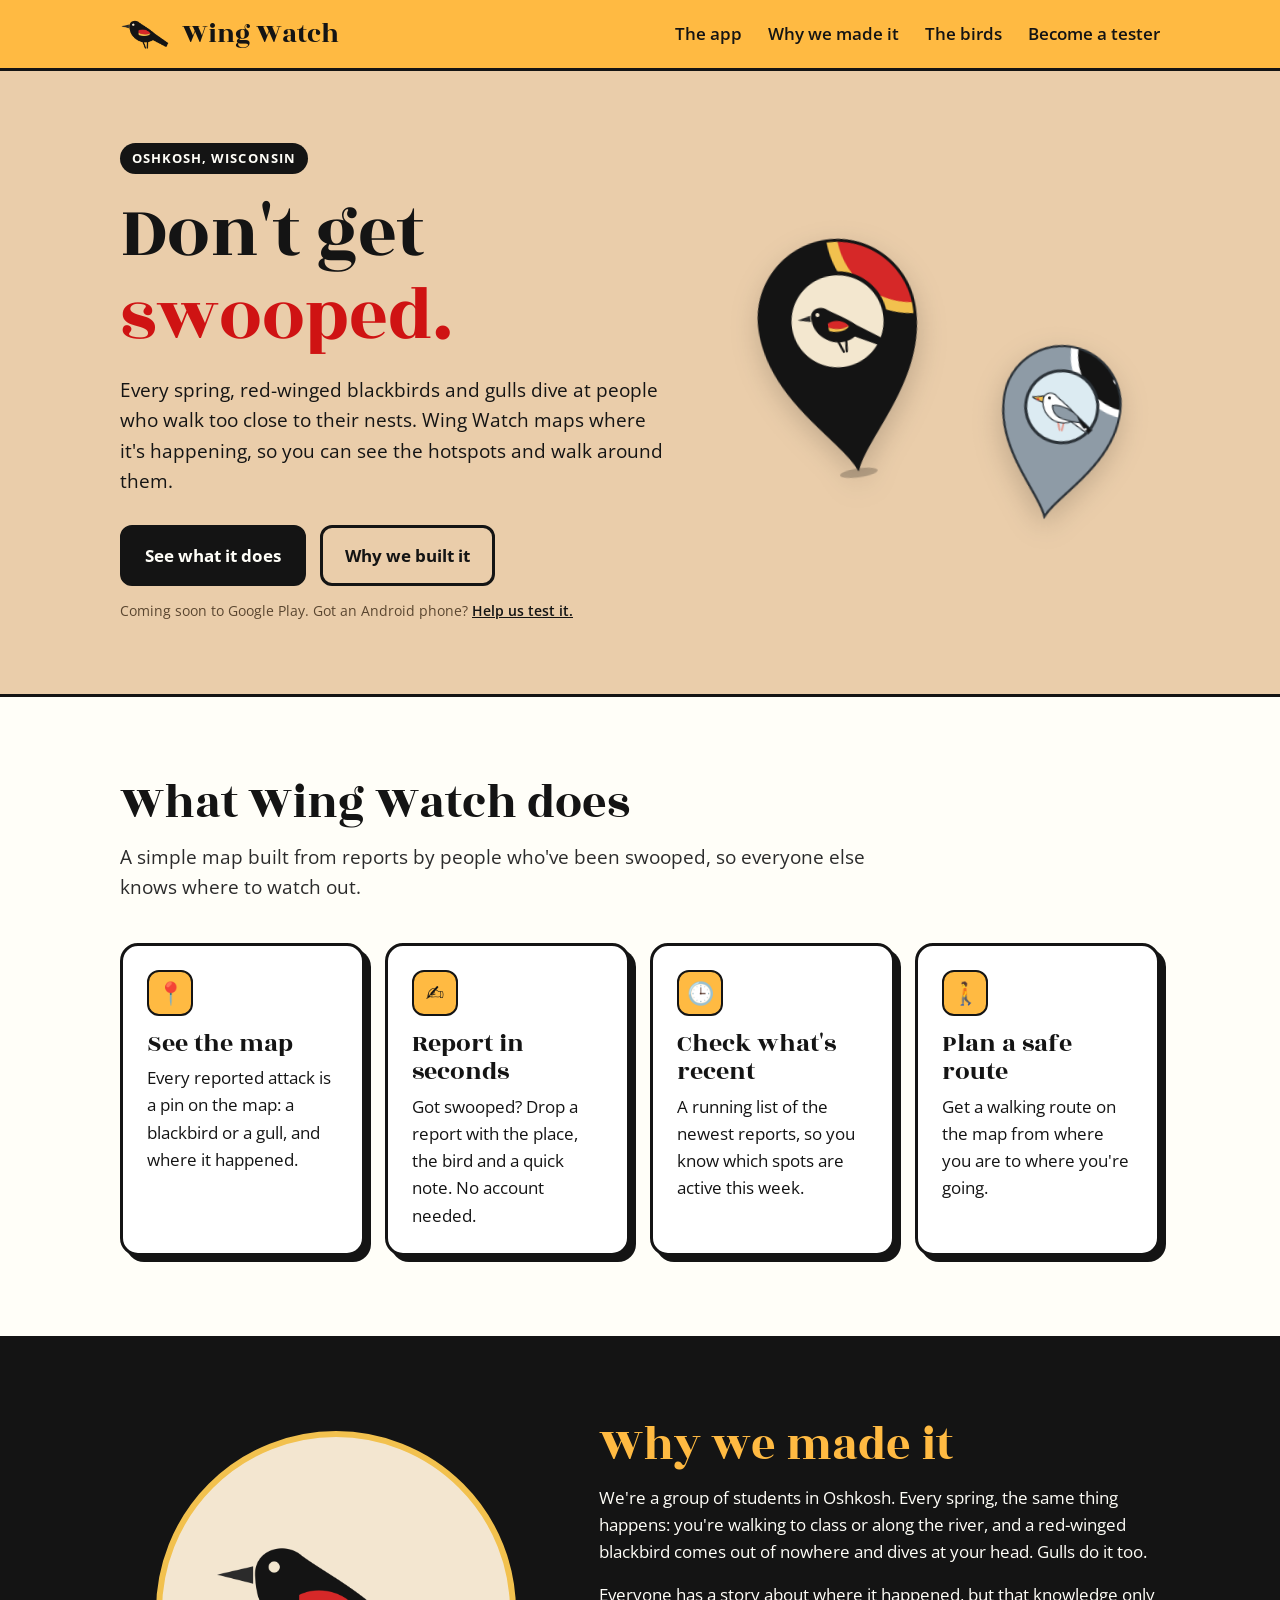
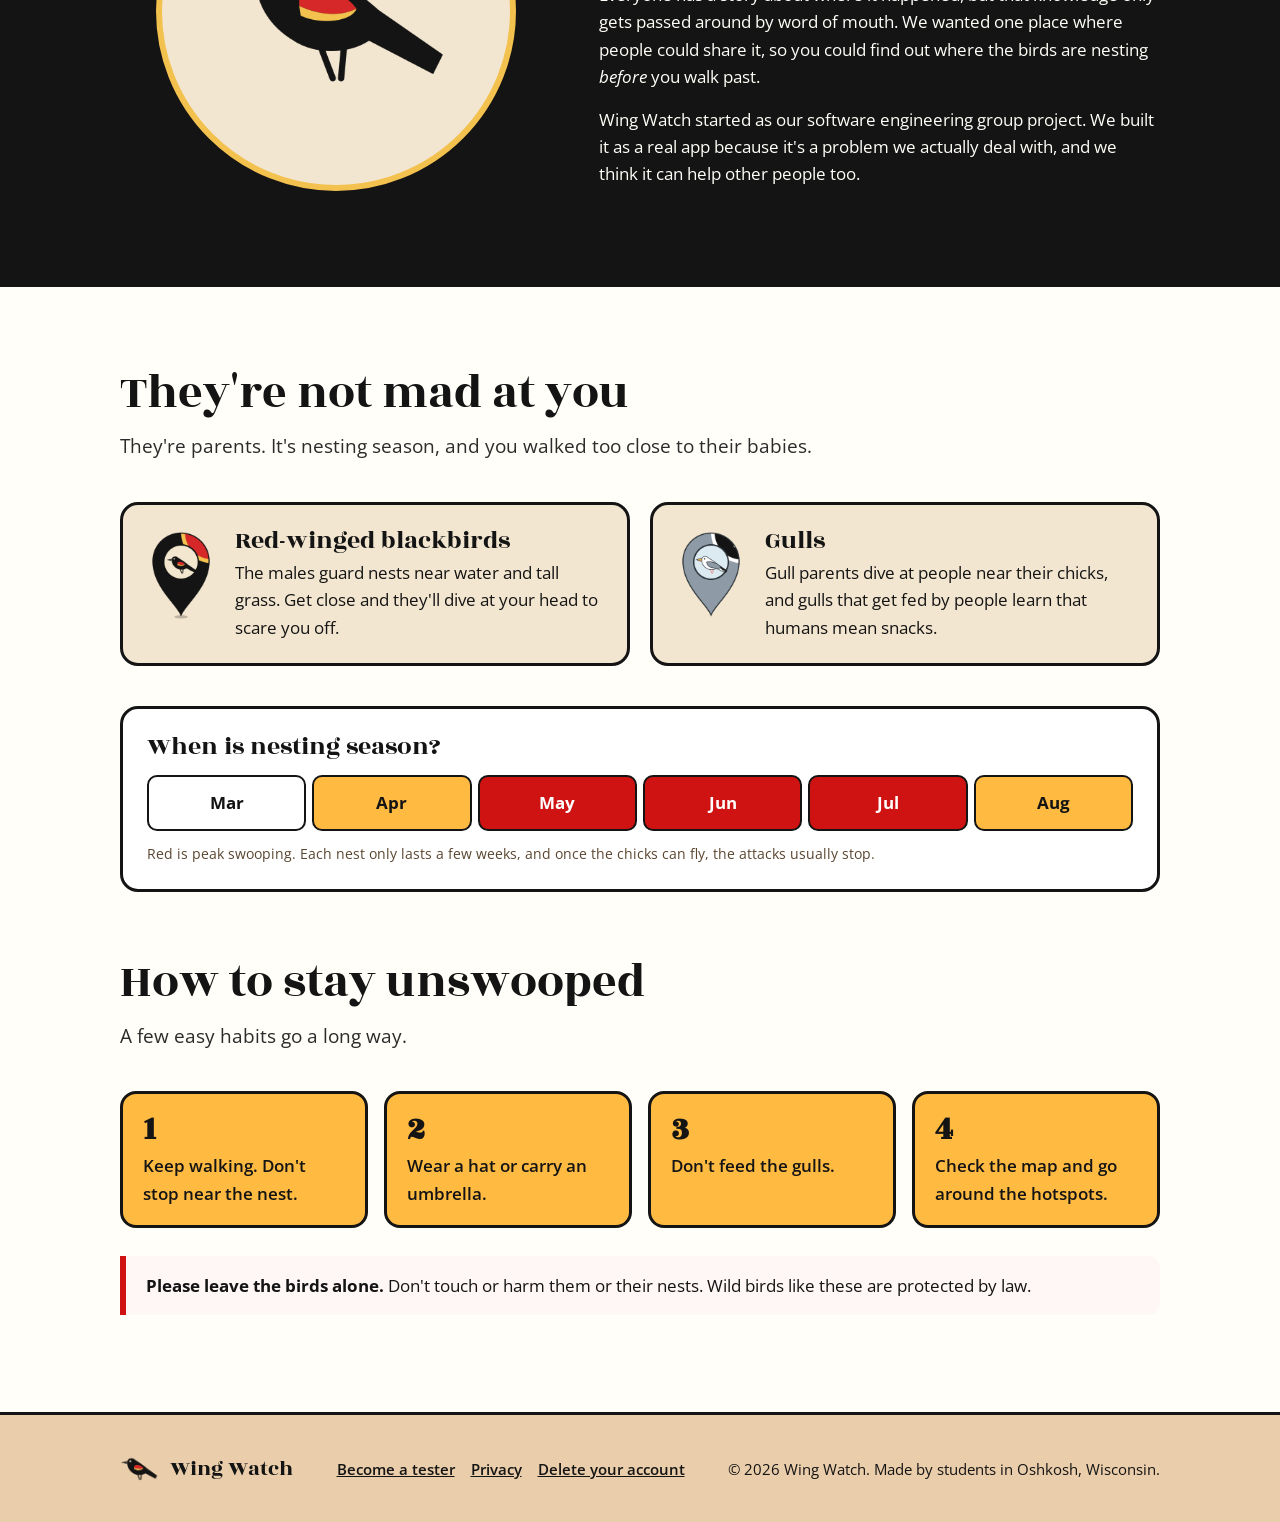
<file: index.html>
<!doctype html>
<html lang="en">
<head>
<meta charset="utf-8">
<meta name="viewport" content="width=device-width, initial-scale=1">
<title>Wing Watch</title>
<meta name="description" content="Wing Watch maps where red-winged blackbirds and gulls are swooping at people around Oshkosh, so you can walk around the hotspots during nesting season.">
<link rel="icon" type="image/png" href="images/redwing_map_pin.png">
<link rel="preconnect" href="https://fonts.googleapis.com">
<link rel="preconnect" href="https://fonts.gstatic.com" crossorigin>
<link href="https://fonts.googleapis.com/css2?family=Open+Sans:wght@400;600;700&family=Rozha+One&display=swap" rel="stylesheet">
<link rel="stylesheet" href="styles.css">
</head>
<body>

<header>
  <div class="wrap">
    <a class="brand" href="#top"><img src="images/header_bird.png" alt=""><span>Wing Watch</span></a>
    <nav>
      <a href="#features">The app</a>
      <a href="#why">Why we made it</a>
      <a href="#birds">The birds</a>
      <a href="testers.html">Become a tester</a>
    </nav>
  </div>
</header>

<main id="top">
  <div class="hero">
    <div class="wrap">
      <div>
        <span class="eyebrow">Oshkosh, Wisconsin</span>
        <h1>Don't get <em>swooped.</em></h1>
        <p>Every spring, red-winged blackbirds and gulls dive at people who walk too close to their nests. Wing Watch maps where it's happening, so you can see the hotspots and walk around them.</p>
        <a class="cta" href="#features">See what it does</a>
        <a class="cta alt" href="#why">Why we built it</a>
        <span class="soon">Coming soon to Google Play. Got an Android phone? <a href="testers.html">Help us test it.</a></span>
      </div>
      <div class="pins" aria-hidden="true">
        <img class="p1" src="images/redwing_map_pin.png" alt="">
        <img class="p2" src="images/seagull_map_pin.png" alt="">
      </div>
    </div>
  </div>

  <section id="features">
    <div class="wrap">
      <h2 class="section-title">What Wing Watch does</h2>
      <p class="lede">A simple map built from reports by people who've been swooped, so everyone else knows where to watch out.</p>
      <div class="features">
        <div class="card">
          <div class="icon" aria-hidden="true">📍</div>
          <h3>See the map</h3>
          <p>Every reported attack is a pin on the map: a blackbird or a gull, and where it happened.</p>
        </div>
        <div class="card">
          <div class="icon" aria-hidden="true">✍️</div>
          <h3>Report in seconds</h3>
          <p>Got swooped? Drop a report with the place, the bird and a quick note. No account needed.</p>
        </div>
        <div class="card">
          <div class="icon" aria-hidden="true">🕒</div>
          <h3>Check what's recent</h3>
          <p>A running list of the newest reports, so you know which spots are active this week.</p>
        </div>
        <div class="card">
          <div class="icon" aria-hidden="true">🚶</div>
          <h3>Plan a safe route</h3>
          <p>Get a walking route on the map from where you are to where you're going.</p>
        </div>
      </div>
    </div>
  </section>

  <section id="why" class="why">
    <div class="wrap">
      <div class="bird-badge"><img src="images/header_bird.png" alt="Wing Watch's red-winged blackbird"></div>
      <div>
        <h2 class="section-title">Why we made it</h2>
        <p>We're a group of students in Oshkosh. Every spring, the same thing happens: you're walking to class or along the river, and a red-winged blackbird comes out of nowhere and dives at your head. Gulls do it too.</p>
        <p>Everyone has a story about where it happened, but that knowledge only gets passed around by word of mouth. We wanted one place where people could share it, so you could find out where the birds are nesting <em>before</em> you walk past.</p>
        <p>Wing Watch started as our software engineering group project. We built it as a real app because it's a problem we actually deal with, and we think it can help other people too.</p>
      </div>
    </div>
  </section>

  <section id="birds">
    <div class="wrap">
      <h2 class="section-title">They're not mad at you</h2>
      <p class="lede">They're parents. It's nesting season, and you walked too close to their babies.</p>
      <div class="birds">
        <div class="bird">
          <img src="images/redwing_map_pin.png" alt="">
          <div>
            <h3>Red-winged blackbirds</h3>
            <p>The males guard nests near water and tall grass. Get close and they'll dive at your head to scare you off.</p>
          </div>
        </div>
        <div class="bird">
          <img src="images/seagull_map_pin.png" alt="">
          <div>
            <h3>Gulls</h3>
            <p>Gull parents dive at people near their chicks, and gulls that get fed by people learn that humans mean snacks.</p>
          </div>
        </div>
      </div>

      <div class="season">
        <h3>When is nesting season?</h3>
        <div class="months">
          <div>Mar</div>
          <div class="mid">Apr</div>
          <div class="peak">May</div>
          <div class="peak">Jun</div>
          <div class="peak">Jul</div>
          <div class="mid">Aug</div>
        </div>
        <small>Red is peak swooping. Each nest only lasts a few weeks, and once the chicks can fly, the attacks usually stop.</small>
      </div>

      <h2 class="section-title" style="margin-top:64px">How to stay unswooped</h2>
      <p class="lede">A few easy habits go a long way.</p>
      <ol class="tips">
        <li>Keep walking. Don't stop near the nest.</li>
        <li>Wear a hat or carry an umbrella.</li>
        <li>Don't feed the gulls.</li>
        <li>Check the map and go around the hotspots.</li>
      </ol>
      <p class="note"><strong>Please leave the birds alone.</strong> Don't touch or harm them or their nests. Wild birds like these are protected by law.</p>
    </div>
  </section>
</main>

<footer>
  <div class="wrap">
    <a class="brand" href="#top"><img src="images/header_bird.png" alt=""><span>Wing Watch</span></a>
    <span class="footer-links"><a href="testers.html">Become a tester</a><a href="privacy.html">Privacy</a><a href="delete-account.html">Delete your account</a></span>
    <span>&copy; 2026 Wing Watch. Made by students in Oshkosh, Wisconsin.</span>
  </div>
</footer>

</body>
</html>
</file>
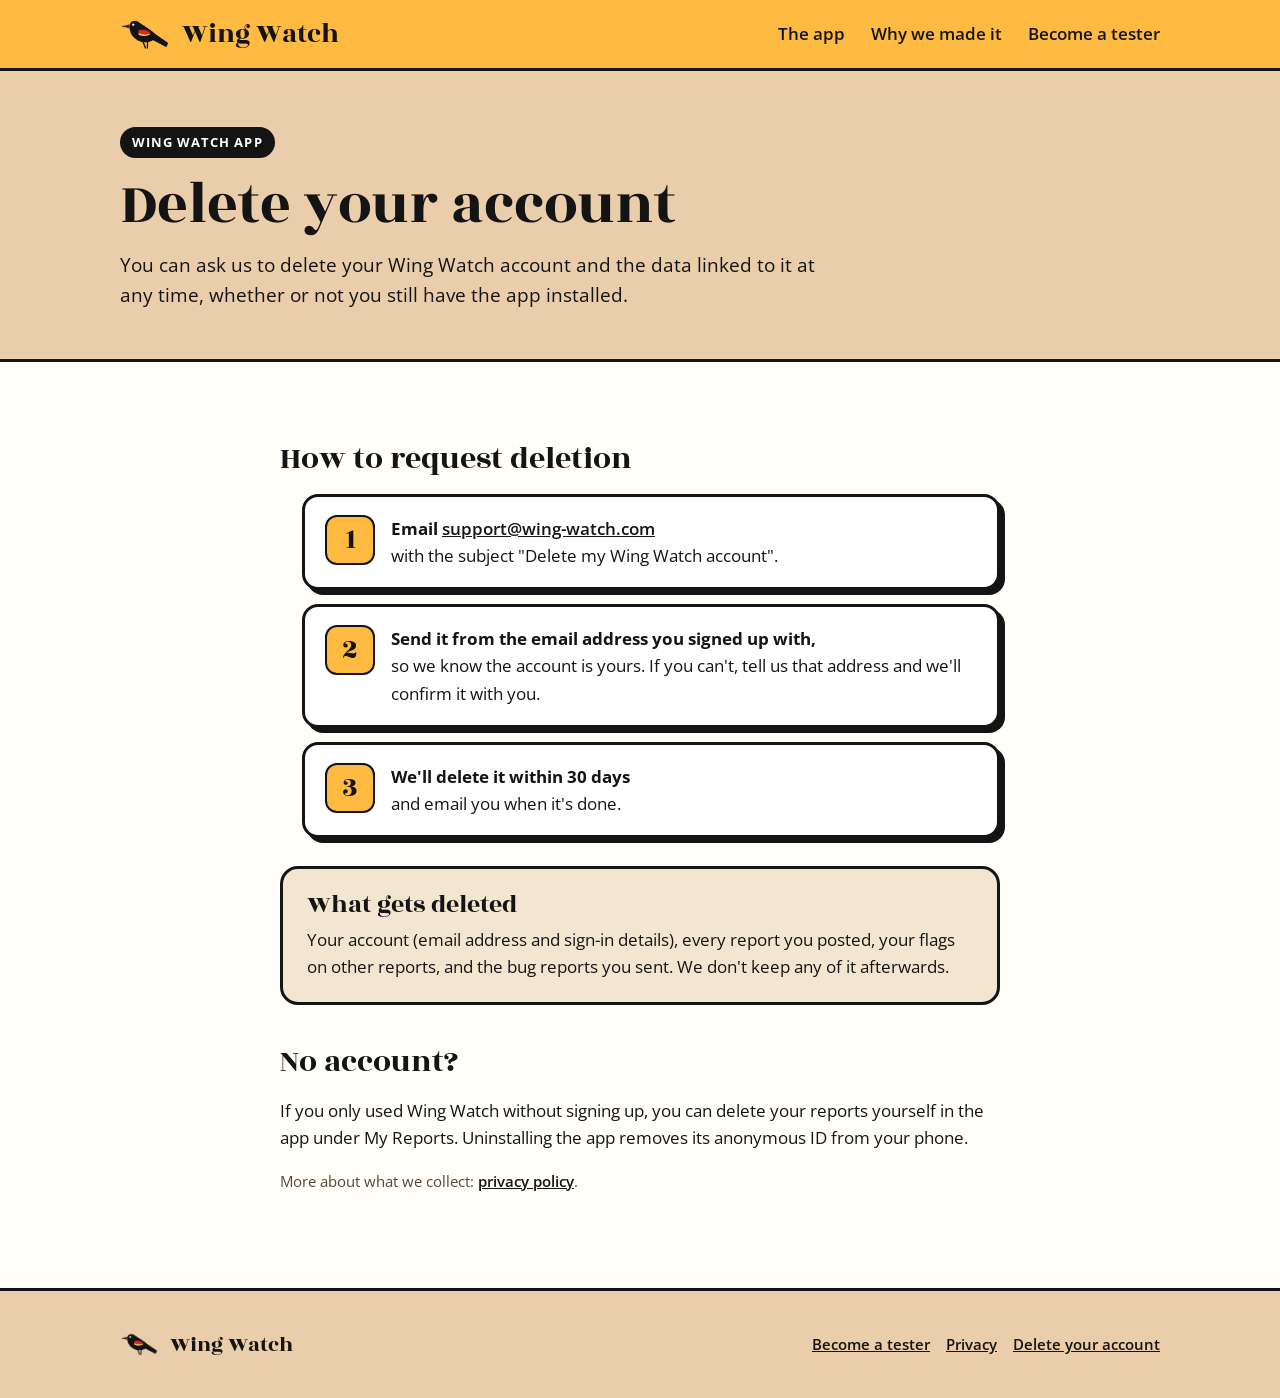
<file: delete-account.html>
<!doctype html>
<html lang="en">
<head>
<meta charset="utf-8">
<meta name="viewport" content="width=device-width, initial-scale=1">
<title>Delete Your Account · Wing Watch</title>
<meta name="description" content="How to delete your Wing Watch account and the data linked to it.">
<link rel="icon" type="image/png" href="images/redwing_map_pin.png">
<link rel="preconnect" href="https://fonts.googleapis.com">
<link rel="preconnect" href="https://fonts.gstatic.com" crossorigin>
<link href="https://fonts.googleapis.com/css2?family=Open+Sans:wght@400;600;700&family=Rozha+One&display=swap" rel="stylesheet">
<link rel="stylesheet" href="styles.css">
</head>
<body>

<header>
  <div class="wrap">
    <a class="brand" href="./"><img src="images/header_bird.png" alt=""><span>Wing Watch</span></a>
    <nav>
      <a href="./#features">The app</a>
      <a href="./#why">Why we made it</a>
      <a href="testers.html">Become a tester</a>
    </nav>
  </div>
</header>

<main>
  <div class="page-hero">
    <div class="wrap">
      <span class="eyebrow">Wing Watch app</span>
      <h1>Delete your account</h1>
      <p>You can ask us to delete your Wing Watch account and the data linked to it at any time, whether or not you still have the app installed.</p>
    </div>
  </div>

  <section>
    <div class="wrap doc">
      <h2>How to request deletion</h2>
      <ol class="steps">
        <li><div><strong>Email <a href="mailto:support@wing-watch.com?subject=Delete%20my%20Wing%20Watch%20account">support@wing-watch.com</a></strong> with the subject "Delete my Wing Watch account".</div></li>
        <li><div><strong>Send it from the email address you signed up with,</strong> so we know the account is yours. If you can't, tell us that address and we'll confirm it with you.</div></li>
        <li><div><strong>We'll delete it within 30 days</strong> and email you when it's done.</div></li>
      </ol>

      <div class="callout">
        <h3>What gets deleted</h3>
        <p>Your account (email address and sign-in details), every report you posted, your flags on other reports, and the bug reports you sent. We don't keep any of it afterwards.</p>
      </div>

      <h2>No account?</h2>
      <p>If you only used Wing Watch without signing up, you can delete your reports yourself in the app under My Reports. Uninstalling the app removes its anonymous ID from your phone.</p>

      <p class="meta">More about what we collect: <a href="privacy.html">privacy policy</a>.</p>
    </div>
  </section>
</main>

<footer>
  <div class="wrap">
    <a class="brand" href="./"><img src="images/header_bird.png" alt=""><span>Wing Watch</span></a>
    <span class="footer-links"><a href="testers.html">Become a tester</a><a href="privacy.html">Privacy</a><a href="delete-account.html">Delete your account</a></span>
  </div>
</footer>

</body>
</html>
</file>
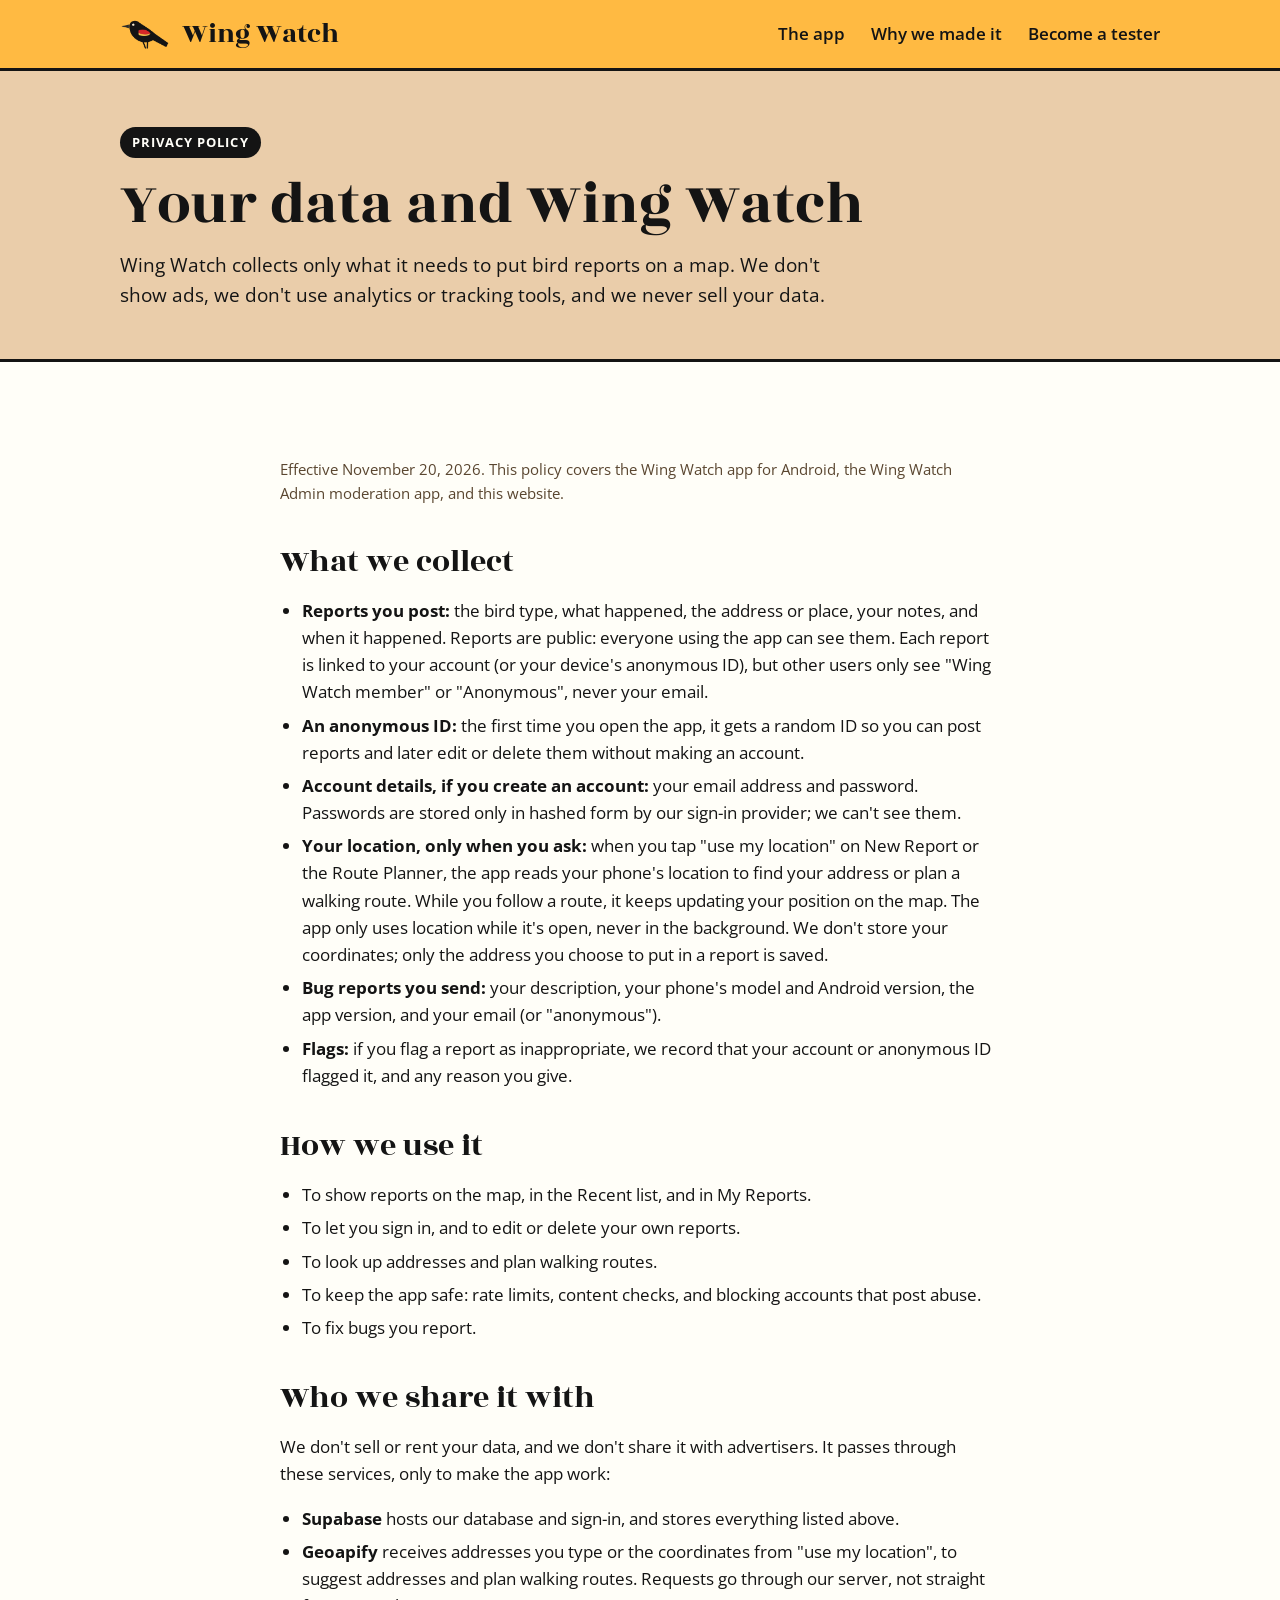
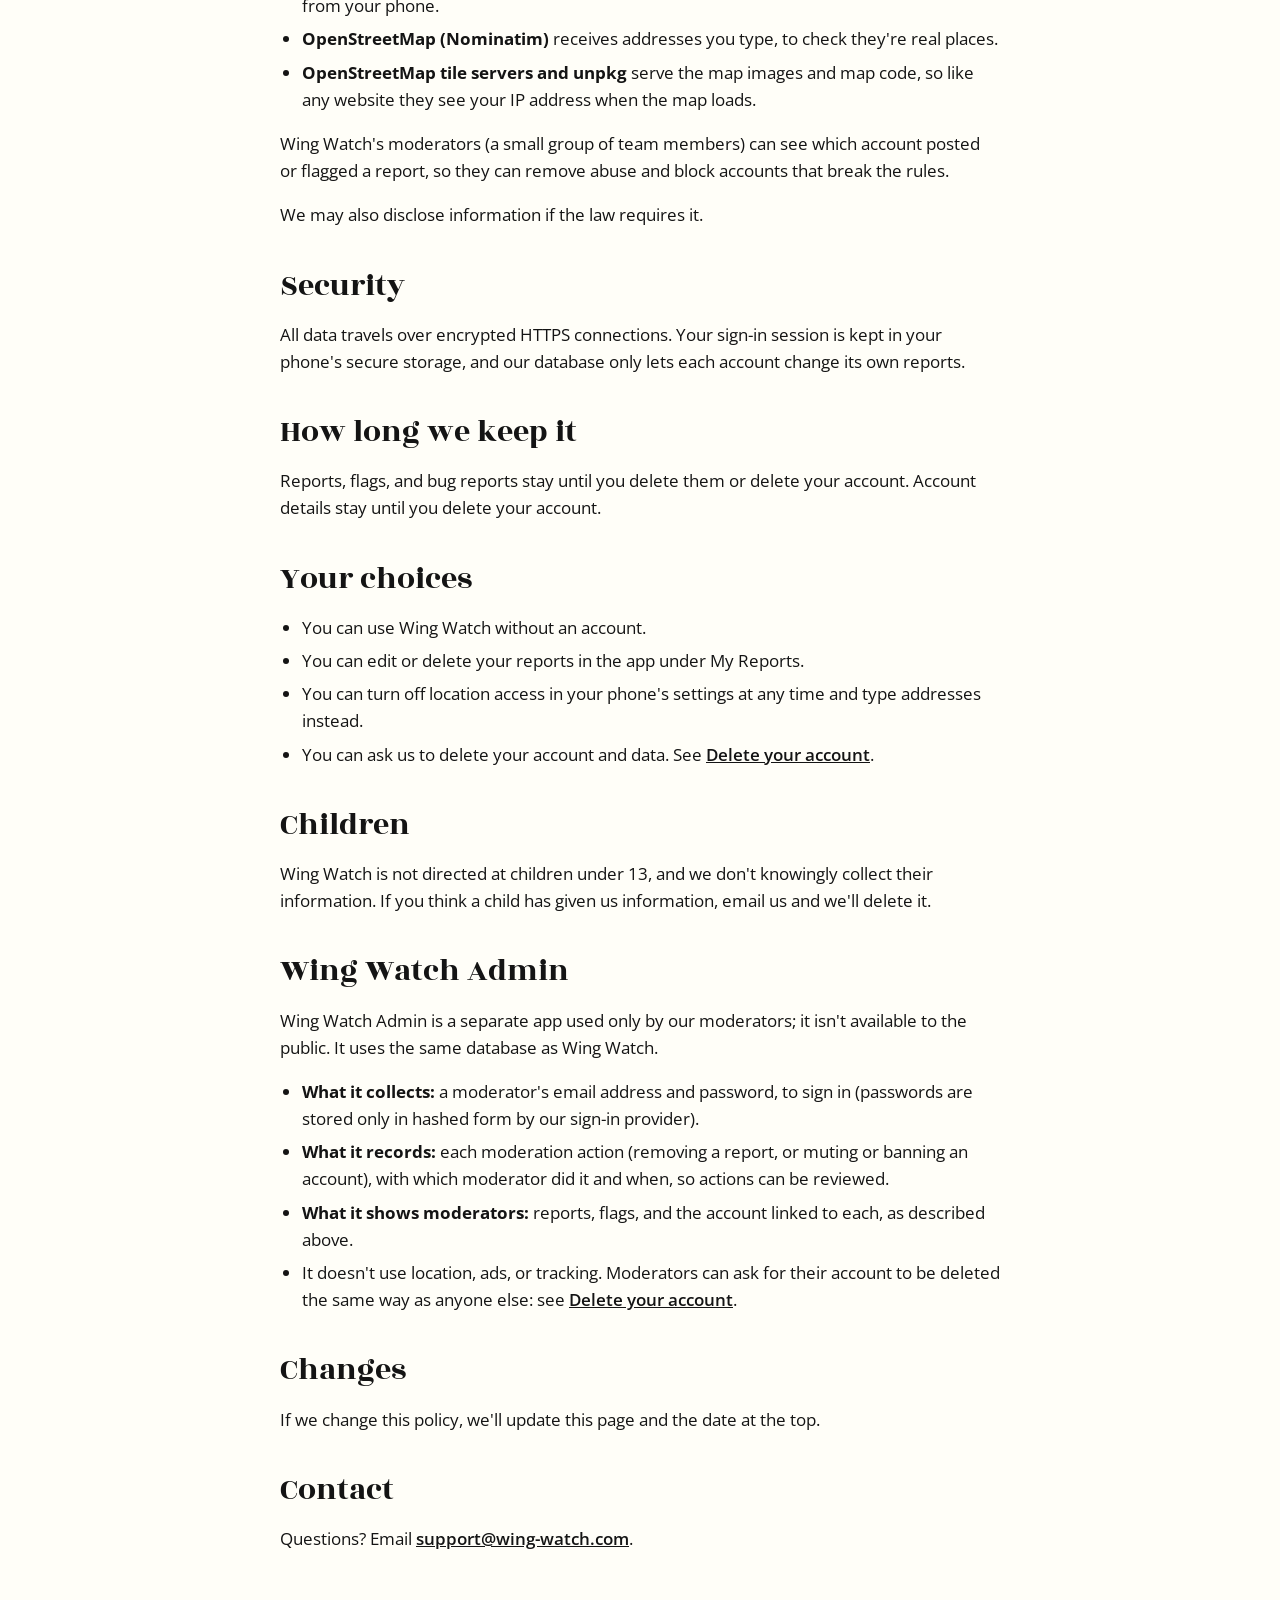
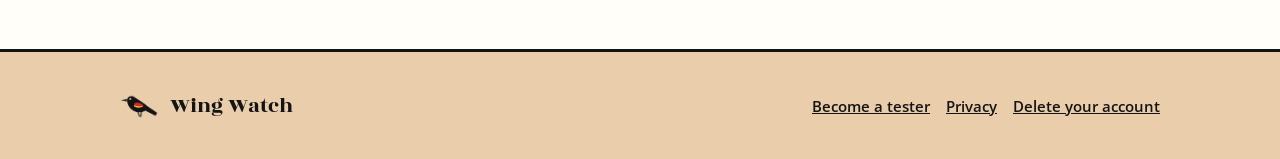
<file: privacy.html>
<!doctype html>
<html lang="en">
<head>
<meta charset="utf-8">
<meta name="viewport" content="width=device-width, initial-scale=1">
<title>Privacy Policy · Wing Watch</title>
<meta name="description" content="What the Wing Watch app collects, why, who it's shared with, and how to delete it.">
<link rel="icon" type="image/png" href="images/redwing_map_pin.png">
<link rel="preconnect" href="https://fonts.googleapis.com">
<link rel="preconnect" href="https://fonts.gstatic.com" crossorigin>
<link href="https://fonts.googleapis.com/css2?family=Open+Sans:wght@400;600;700&family=Rozha+One&display=swap" rel="stylesheet">
<link rel="stylesheet" href="styles.css">
</head>
<body>

<header>
  <div class="wrap">
    <a class="brand" href="./"><img src="images/header_bird.png" alt=""><span>Wing Watch</span></a>
    <nav>
      <a href="./#features">The app</a>
      <a href="./#why">Why we made it</a>
      <a href="testers.html">Become a tester</a>
    </nav>
  </div>
</header>

<main>
  <div class="page-hero">
    <div class="wrap">
      <span class="eyebrow">Privacy policy</span>
      <h1>Your data and Wing Watch</h1>
      <p>Wing Watch collects only what it needs to put bird reports on a map. We don't show ads, we don't use analytics or tracking tools, and we never sell your data.</p>
    </div>
  </div>

  <section>
    <div class="wrap doc">
      <p class="meta">Effective November 20, 2026. This policy covers the Wing Watch app for Android, the Wing Watch Admin moderation app, and this website.</p>

      <h2>What we collect</h2>
      <ul>
        <li><strong>Reports you post:</strong> the bird type, what happened, the address or place, your notes, and when it happened. Reports are public: everyone using the app can see them. Each report is linked to your account (or your device's anonymous ID), but other users only see "Wing Watch member" or "Anonymous", never your email.</li>
        <li><strong>An anonymous ID:</strong> the first time you open the app, it gets a random ID so you can post reports and later edit or delete them without making an account.</li>
        <li><strong>Account details, if you create an account:</strong> your email address and password. Passwords are stored only in hashed form by our sign-in provider; we can't see them.</li>
        <li><strong>Your location, only when you ask:</strong> when you tap "use my location" on New Report or the Route Planner, the app reads your phone's location to find your address or plan a walking route. While you follow a route, it keeps updating your position on the map. The app only uses location while it's open, never in the background. We don't store your coordinates; only the address you choose to put in a report is saved.</li>
        <li><strong>Bug reports you send:</strong> your description, your phone's model and Android version, the app version, and your email (or "anonymous").</li>
        <li><strong>Flags:</strong> if you flag a report as inappropriate, we record that your account or anonymous ID flagged it, and any reason you give.</li>
      </ul>

      <h2>How we use it</h2>
      <ul>
        <li>To show reports on the map, in the Recent list, and in My Reports.</li>
        <li>To let you sign in, and to edit or delete your own reports.</li>
        <li>To look up addresses and plan walking routes.</li>
        <li>To keep the app safe: rate limits, content checks, and blocking accounts that post abuse.</li>
        <li>To fix bugs you report.</li>
      </ul>

      <h2>Who we share it with</h2>
      <p>We don't sell or rent your data, and we don't share it with advertisers. It passes through these services, only to make the app work:</p>
      <ul>
        <li><strong>Supabase</strong> hosts our database and sign-in, and stores everything listed above.</li>
        <li><strong>Geoapify</strong> receives addresses you type or the coordinates from "use my location", to suggest addresses and plan walking routes. Requests go through our server, not straight from your phone.</li>
        <li><strong>OpenStreetMap (Nominatim)</strong> receives addresses you type, to check they're real places.</li>
        <li><strong>OpenStreetMap tile servers and unpkg</strong> serve the map images and map code, so like any website they see your IP address when the map loads.</li>
      </ul>
      <p>Wing Watch's moderators (a small group of team members) can see which account posted or flagged a report, so they can remove abuse and block accounts that break the rules.</p>
      <p>We may also disclose information if the law requires it.</p>

      <h2>Security</h2>
      <p>All data travels over encrypted HTTPS connections. Your sign-in session is kept in your phone's secure storage, and our database only lets each account change its own reports.</p>

      <h2>How long we keep it</h2>
      <p>Reports, flags, and bug reports stay until you delete them or delete your account. Account details stay until you delete your account.</p>

      <h2>Your choices</h2>
      <ul>
        <li>You can use Wing Watch without an account.</li>
        <li>You can edit or delete your reports in the app under My Reports.</li>
        <li>You can turn off location access in your phone's settings at any time and type addresses instead.</li>
        <li>You can ask us to delete your account and data. See <a href="delete-account.html">Delete your account</a>.</li>
      </ul>

      <h2>Children</h2>
      <p>Wing Watch is not directed at children under 13, and we don't knowingly collect their information. If you think a child has given us information, email us and we'll delete it.</p>

      <h2>Wing Watch Admin</h2>
      <p>Wing Watch Admin is a separate app used only by our moderators; it isn't available to the public. It uses the same database as Wing Watch.</p>
      <ul>
        <li><strong>What it collects:</strong> a moderator's email address and password, to sign in (passwords are stored only in hashed form by our sign-in provider).</li>
        <li><strong>What it records:</strong> each moderation action (removing a report, or muting or banning an account), with which moderator did it and when, so actions can be reviewed.</li>
        <li><strong>What it shows moderators:</strong> reports, flags, and the account linked to each, as described above.</li>
        <li>It doesn't use location, ads, or tracking. Moderators can ask for their account to be deleted the same way as anyone else: see <a href="delete-account.html">Delete your account</a>.</li>
      </ul>

      <h2>Changes</h2>
      <p>If we change this policy, we'll update this page and the date at the top.</p>

      <h2>Contact</h2>
      <p>Questions? Email <a href="mailto:support@wing-watch.com">support@wing-watch.com</a>.</p>
    </div>
  </section>
</main>

<footer>
  <div class="wrap">
    <a class="brand" href="./"><img src="images/header_bird.png" alt=""><span>Wing Watch</span></a>
    <span class="footer-links"><a href="testers.html">Become a tester</a><a href="privacy.html">Privacy</a><a href="delete-account.html">Delete your account</a></span>
  </div>
</footer>

</body>
</html>
</file>
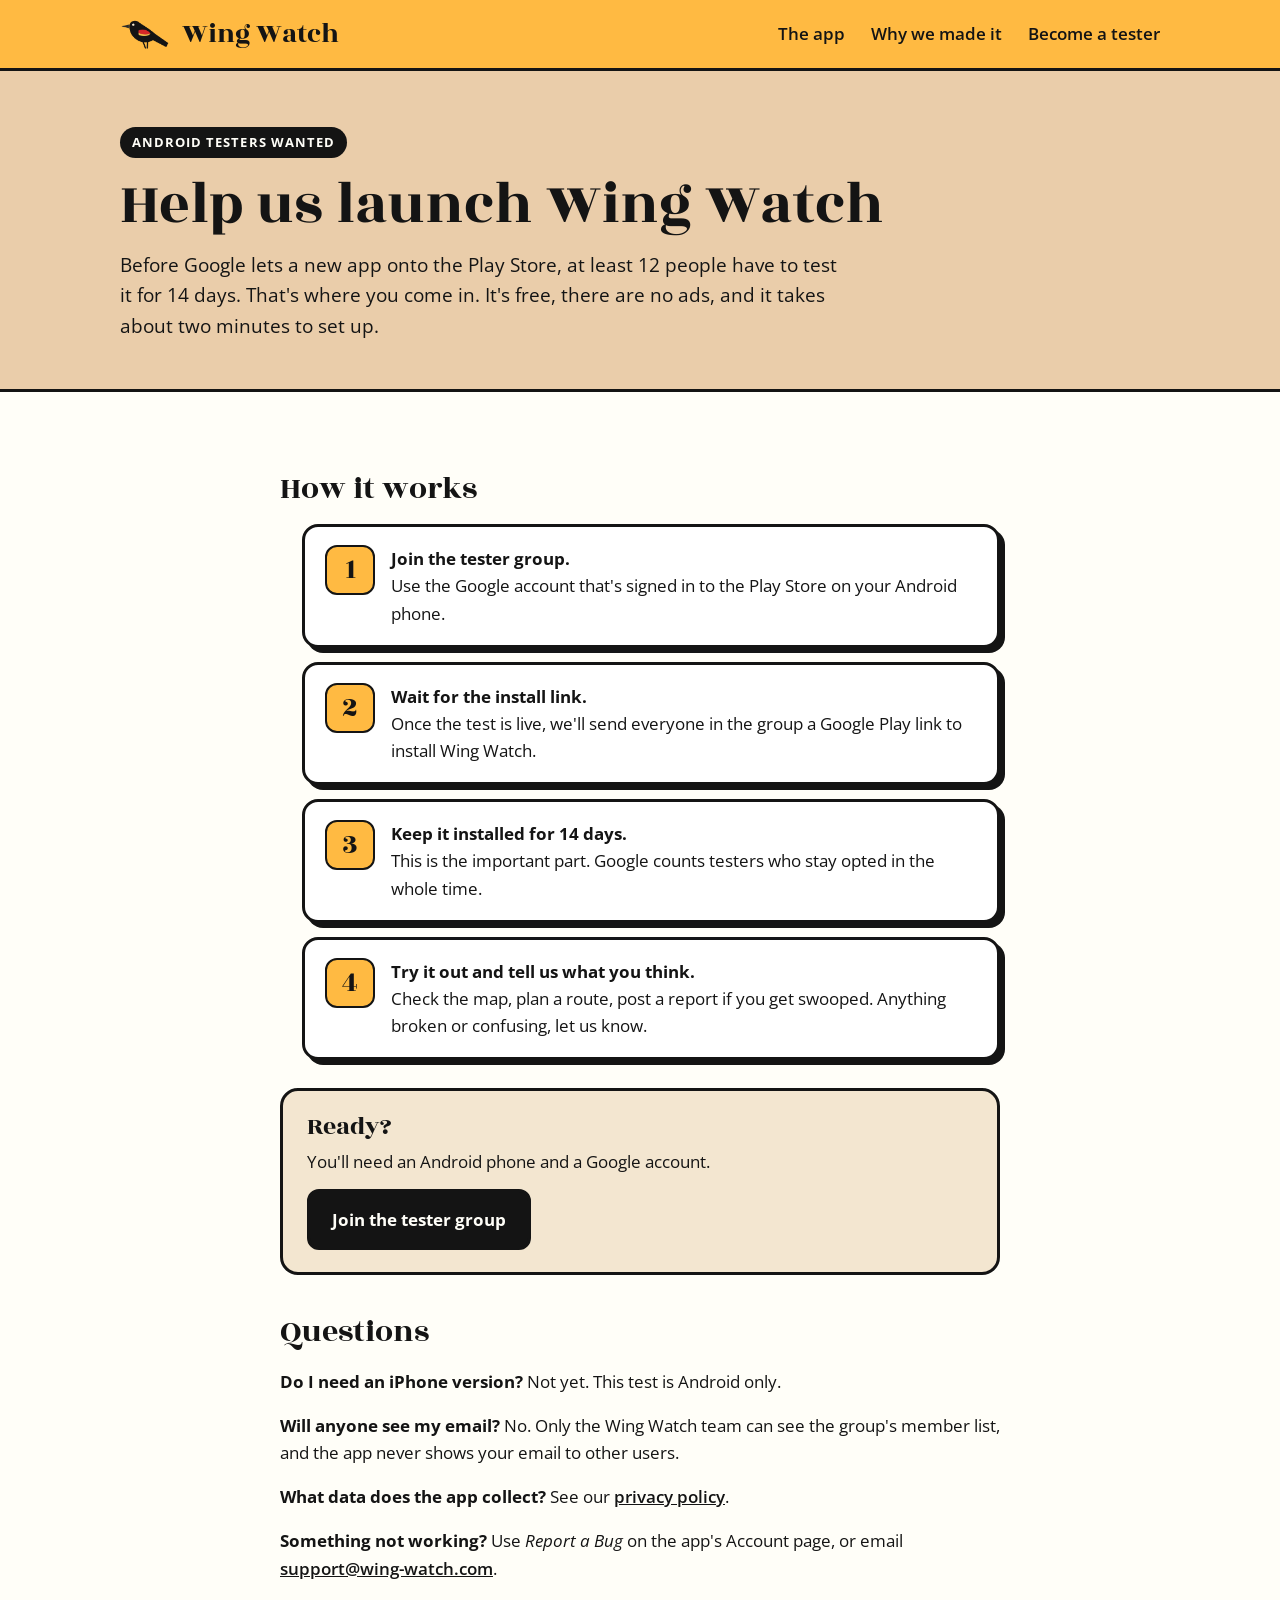
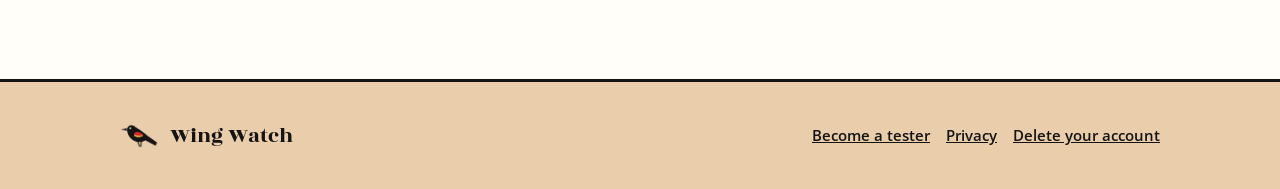
<file: testers.html>
<!doctype html>
<html lang="en">
<head>
<meta charset="utf-8">
<meta name="viewport" content="width=device-width, initial-scale=1">
<title>Become a Tester · Wing Watch</title>
<meta name="description" content="Help us get Wing Watch onto Google Play: join the tester group, install the app and keep it for 14 days.">
<link rel="icon" type="image/png" href="images/redwing_map_pin.png">
<link rel="preconnect" href="https://fonts.googleapis.com">
<link rel="preconnect" href="https://fonts.gstatic.com" crossorigin>
<link href="https://fonts.googleapis.com/css2?family=Open+Sans:wght@400;600;700&family=Rozha+One&display=swap" rel="stylesheet">
<link rel="stylesheet" href="styles.css">
</head>
<body>

<header>
  <div class="wrap">
    <a class="brand" href="./"><img src="images/header_bird.png" alt=""><span>Wing Watch</span></a>
    <nav>
      <a href="./#features">The app</a>
      <a href="./#why">Why we made it</a>
      <a href="testers.html">Become a tester</a>
    </nav>
  </div>
</header>

<main>
  <div class="page-hero">
    <div class="wrap">
      <span class="eyebrow">Android testers wanted</span>
      <h1>Help us launch Wing Watch</h1>
      <p>Before Google lets a new app onto the Play Store, at least 12 people have to test it for 14 days. That's where you come in. It's free, there are no ads, and it takes about two minutes to set up.</p>
    </div>
  </div>

  <section>
    <div class="wrap doc">
      <h2>How it works</h2>
      <ol class="steps">
        <li><div><strong>Join the tester group.</strong> Use the Google account that's signed in to the Play Store on your Android phone.</div></li>
        <li><div><strong>Wait for the install link.</strong> Once the test is live, we'll send everyone in the group a Google Play link to install Wing Watch.</div></li>
        <li><div><strong>Keep it installed for 14 days.</strong> This is the important part. Google counts testers who stay opted in the whole time.</div></li>
        <li><div><strong>Try it out and tell us what you think.</strong> Check the map, plan a route, post a report if you get swooped. Anything broken or confusing, let us know.</div></li>
      </ol>

      <div class="callout">
        <h3>Ready?</h3>
        <p>You'll need an Android phone and a Google account.</p>
        <p><a class="cta" href="https://groups.google.com/g/wing-watch-testing-group" target="_blank" rel="noopener">Join the tester group</a></p>
      </div>

      <h2>Questions</h2>
      <p><strong>Do I need an iPhone version?</strong> Not yet. This test is Android only.</p>
      <p><strong>Will anyone see my email?</strong> No. Only the Wing Watch team can see the group's member list, and the app never shows your email to other users.</p>
      <p><strong>What data does the app collect?</strong> See our <a href="privacy.html">privacy policy</a>.</p>
      <p><strong>Something not working?</strong> Use <em>Report a Bug</em> on the app's Account page, or email <a href="mailto:support@wing-watch.com">support@wing-watch.com</a>.</p>
    </div>
  </section>
</main>

<footer>
  <div class="wrap">
    <a class="brand" href="./"><img src="images/header_bird.png" alt=""><span>Wing Watch</span></a>
    <span class="footer-links"><a href="testers.html">Become a tester</a><a href="privacy.html">Privacy</a><a href="delete-account.html">Delete your account</a></span>
  </div>
</footer>

</body>
</html>
</file>
<file: styles.css>
:root {
  --ink: #141414;
  --cream: #FFFEF8;
  --sand: #F3E6D0;
  --tan: #EACDAA;
  --orange: #FFBA42;
  --gold: #F2C14E;
  --red: #CF1313;
  --muted: #5A4630;
}
* { box-sizing: border-box; }
html { scroll-behavior: smooth; }
body {
  margin: 0;
  background: var(--cream);
  color: var(--ink);
  font-family: "Open Sans", system-ui, sans-serif;
  font-size: 17px;
  line-height: 1.6;
}
h1, h2, h3 { font-family: "Rozha One", Georgia, serif; font-weight: 400; line-height: 1.1; margin: 0; }
img { max-width: 100%; display: block; }
.wrap { max-width: 1080px; margin: 0 auto; padding: 0 20px; }

/* Header */
header { background: var(--orange); border-bottom: 3px solid var(--ink); }
header .wrap { display: flex; align-items: center; justify-content: space-between; height: 68px; }
.brand { display: flex; align-items: center; gap: 10px; text-decoration: none; color: var(--ink); }
.brand img { width: 52px; }
.brand span { font-family: "Rozha One", Georgia, serif; font-size: 28px; }
nav a { color: var(--ink); text-decoration: none; font-weight: 600; margin-left: 22px; }
nav a:hover { text-decoration: underline; }

/* Hero */
.hero { background: var(--tan); border-bottom: 3px solid var(--ink); overflow: hidden; }
.hero .wrap { display: grid; grid-template-columns: 1.2fr 1fr; gap: 40px; align-items: center; padding-top: 72px; padding-bottom: 72px; }
.eyebrow { display: inline-block; background: var(--ink); color: var(--cream); font-weight: 700; font-size: 13px; letter-spacing: .08em; text-transform: uppercase; padding: 5px 12px; border-radius: 999px; }
.hero h1 { font-size: clamp(44px, 7vw, 76px); margin: 18px 0 16px; }
.hero h1 em { font-style: normal; color: var(--red); }
.hero p { font-size: 19px; max-width: 34em; margin: 0 0 28px; }
.cta { display: inline-flex; align-items: center; gap: 10px; background: var(--ink); color: var(--cream); text-decoration: none; font-weight: 700; padding: 14px 22px; border-radius: 12px; border: 3px solid var(--ink); }
.cta.alt { background: transparent; color: var(--ink); margin-left: 10px; }
.soon { display: block; margin-top: 14px; font-size: 14px; color: var(--muted); }
.soon a { color: var(--ink); font-weight: 600; }
.pins { position: relative; height: 340px; }
.pins img { position: absolute; filter: drop-shadow(0 10px 14px rgba(0,0,0,.18)); }
.pins .p1 { width: 200px; left: 8%; top: 10px; transform: rotate(-8deg); }
.pins .p2 { width: 150px; right: 6%; top: 120px; transform: rotate(9deg); }

/* Sections */
section { padding: 80px 0; }
.section-title { font-size: clamp(34px, 5vw, 48px); margin-bottom: 12px; }
.lede { font-size: 19px; max-width: 40em; margin: 0 0 40px; color: #2b2b2b; }

.features { display: grid; grid-template-columns: repeat(auto-fit, minmax(230px, 1fr)); gap: 20px; }
.card { background: #fff; border: 3px solid var(--ink); border-radius: 18px; padding: 24px; box-shadow: 6px 6px 0 var(--ink); }
.card .icon { width: 46px; height: 46px; border-radius: 12px; background: var(--orange); border: 2px solid var(--ink); display: grid; place-items: center; font-size: 22px; margin-bottom: 14px; }
.card h3 { font-size: 26px; margin-bottom: 6px; }
.card p { margin: 0; }

.why { background: var(--ink); color: var(--cream); border-top: 3px solid var(--ink); border-bottom: 3px solid var(--ink); }
.why .wrap { display: grid; grid-template-columns: 1fr 1.3fr; gap: 48px; align-items: center; }
.why .section-title { color: var(--orange); }
.why p { margin: 0 0 16px; }
.why .bird-badge { background: var(--sand); border-radius: 50%; aspect-ratio: 1; display: grid; place-items: center; border: 6px solid var(--gold); max-width: 360px; margin: 0 auto; }
.why .bird-badge img { width: 72%; }

.birds { display: grid; grid-template-columns: 1fr 1fr; gap: 20px; margin-bottom: 40px; }
.bird { display: flex; gap: 18px; align-items: flex-start; background: var(--sand); border: 3px solid var(--ink); border-radius: 18px; padding: 22px; }
.bird img { width: 72px; flex: none; }
.bird h3 { font-size: 26px; margin-bottom: 4px; }
.bird p { margin: 0; }

.season { background: #fff; border: 3px solid var(--ink); border-radius: 18px; padding: 24px; }
.season h3 { font-size: 26px; margin-bottom: 14px; }
.months { display: grid; grid-template-columns: repeat(6, 1fr); gap: 6px; text-align: center; font-weight: 700; }
.months div { padding: 12px 0; border-radius: 10px; border: 2px solid var(--ink); }
.months .mid { background: var(--orange); }
.months .peak { background: var(--red); color: #fff; }
.season small { display: block; margin-top: 12px; color: var(--muted); }

.tips { counter-reset: tip; list-style: none; padding: 0; margin: 0; display: grid; grid-template-columns: repeat(auto-fit, minmax(220px, 1fr)); gap: 16px; }
.tips li { counter-increment: tip; background: var(--orange); border: 3px solid var(--ink); border-radius: 16px; padding: 18px 20px; font-weight: 600; }
.tips li::before { content: counter(tip); font-family: "Rozha One", Georgia, serif; font-size: 34px; display: block; line-height: 1; margin-bottom: 6px; }
.note { margin-top: 28px; padding: 16px 20px; border-left: 6px solid var(--red); background: #FFF6F6; border-radius: 0 12px 12px 0; }

footer { background: var(--tan); border-top: 3px solid var(--ink); padding: 36px 0; font-size: 15px; }
footer .wrap { display: flex; justify-content: space-between; align-items: center; gap: 16px; flex-wrap: wrap; }
footer .brand img { width: 40px; }
footer .brand span { font-size: 22px; }

@media (max-width: 760px) {
  body { font-size: 16px; }
  nav { display: none; }
  .hero .wrap, .why .wrap { grid-template-columns: 1fr; }
  .hero .wrap { padding-top: 48px; padding-bottom: 40px; }
  .pins { height: 220px; }
  .pins .p1 { width: 140px; left: 10%; }
  .pins .p2 { width: 110px; top: 70px; }
  .cta.alt { margin-left: 0; margin-top: 10px; }
  section { padding: 56px 0; }
  .birds { grid-template-columns: 1fr; }
  .months { font-size: 14px; }
}

/* Inner pages (testers, privacy, account deletion) */
.page-hero { background: var(--tan); border-bottom: 3px solid var(--ink); padding: 56px 0 48px; }
.page-hero h1 { font-size: clamp(40px, 6vw, 60px); margin: 14px 0 12px; }
.page-hero p { font-size: 19px; max-width: 38em; margin: 0; }
.doc { max-width: 760px; }
.doc h2 { font-size: 32px; margin: 40px 0 10px; }
.doc h2:first-child { margin-top: 0; }
.doc ul, .doc ol { padding-left: 22px; }
.doc li { margin-bottom: 6px; }
.doc a { color: var(--ink); font-weight: 600; }
/* Buttons inside text pages keep their own colours (the rule above would make the label black on black). */
.doc a.cta { color: var(--cream); font-weight: 700; }
.doc a.cta.alt { color: var(--ink); }
.cta:hover { opacity: .88; }
.doc .meta { color: var(--muted); font-size: 15px; }
.steps { list-style: none; padding: 0; counter-reset: step; display: grid; gap: 14px; }
.steps li { counter-increment: step; display: flex; gap: 16px; align-items: flex-start; background: #fff; border: 3px solid var(--ink); border-radius: 16px; padding: 18px 20px; box-shadow: 5px 5px 0 var(--ink); margin: 0; }
.steps li::before { content: counter(step); font-family: "Rozha One", Georgia, serif; font-size: 30px; line-height: 1; background: var(--orange); border: 2px solid var(--ink); border-radius: 12px; min-width: 46px; height: 46px; display: grid; place-items: center; }
.steps strong { display: block; }
.callout { background: var(--sand); border: 3px solid var(--ink); border-radius: 18px; padding: 22px 24px; margin: 28px 0; }
.callout h3 { font-size: 26px; margin-bottom: 6px; }
.callout p { margin: 0 0 14px; }
.callout p:last-child { margin-bottom: 0; }
.footer-links a { color: var(--ink); margin-left: 16px; font-weight: 600; }
.footer-links a:first-child { margin-left: 0; }
</file>
